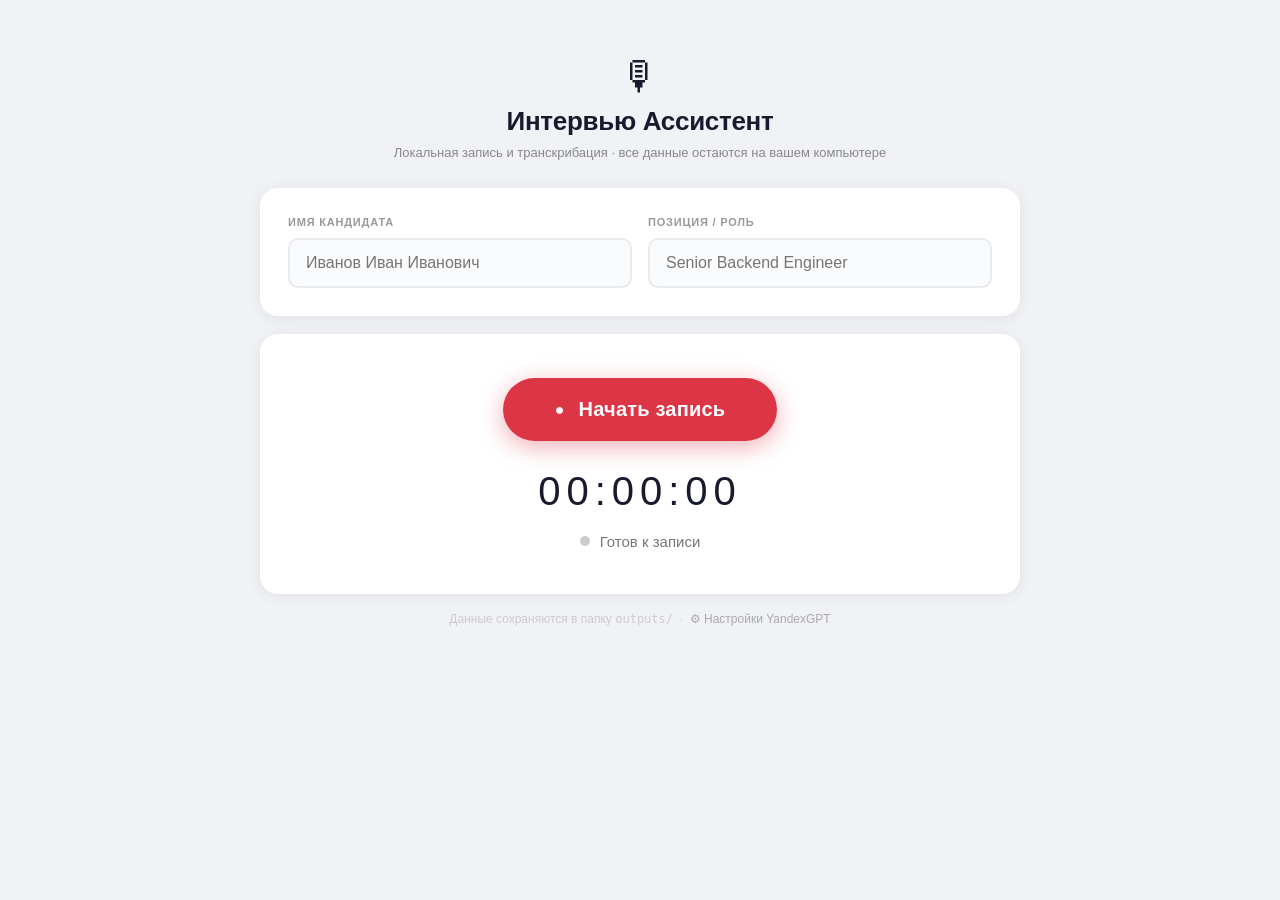
<file: templates/index.html>
<!DOCTYPE html>
<html lang="ru">
<head>
  <meta charset="UTF-8">
  <meta name="viewport" content="width=device-width, initial-scale=1.0">
  <title>Интервью Ассистент</title>
  <link rel="stylesheet" href="/static/style.css">
</head>
<body>
  <div class="app">

    <header class="header">
      <div class="header-icon">🎙</div>
      <h1>Интервью Ассистент</h1>
      <p class="subtitle">Локальная запись и транскрибация · все данные остаются на вашем компьютере</p>
    </header>

    <main>

      <!-- ── Candidate info ────────────────────────────────────────────────── -->
      <section class="card" id="setup-section">
        <div class="fields-row">
          <div class="field">
            <label class="field-label" for="candidate-name">Имя кандидата</label>
            <input
              type="text"
              id="candidate-name"
              class="text-input"
              placeholder="Иванов Иван Иванович"
              autocomplete="off"
              spellcheck="false"
            >
          </div>
          <div class="field">
            <label class="field-label" for="position">Позиция / роль</label>
            <input
              type="text"
              id="position"
              class="text-input"
              placeholder="Senior Backend Engineer"
              autocomplete="off"
              spellcheck="false"
            >
          </div>
        </div>
      </section>

      <!-- ── Recording controls ─────────────────────────────────────────── -->
      <section class="card recording-card">
        <button id="record-btn" class="btn-record" onclick="toggleRecording()">
          <span class="btn-dot" id="btn-dot">●</span>
          <span id="btn-label">Начать запись</span>
        </button>

        <div class="timer" id="timer">00:00:00</div>

        <div class="status-row">
          <span class="status-dot idle" id="status-dot"></span>
          <span id="status-text">Готов к записи</span>
        </div>
      </section>

      <!-- ── Results (injected when done) ──────────────────────────────── -->
      <section id="results-section" style="display:none">
        <div id="results-container"></div>
      </section>

    </main>

    <footer class="footer">
      Данные сохраняются в папку <code>outputs/</code> &nbsp;·&nbsp;
      <a href="/settings" class="footer-link">⚙ Настройки YandexGPT</a>
    </footer>

  </div>

  <script src="/static/app.js"></script>
</body>
</html>
</file>
<file: static/style.css>
/* ── Reset & base ───────────────────────────────────────────────────────── */
*, *::before, *::after { box-sizing: border-box; margin: 0; padding: 0; }

body {
  font-family: -apple-system, BlinkMacSystemFont, "Segoe UI", Helvetica, Arial, sans-serif;
  background: #f0f2f5;
  color: #1a1a2e;
  min-height: 100vh;
  padding: 20px 16px 40px;
  -webkit-font-smoothing: antialiased;
}

/* ── Layout ─────────────────────────────────────────────────────────────── */
.app {
  max-width: 760px;
  margin: 0 auto;
}

/* ── Header ─────────────────────────────────────────────────────────────── */
.header {
  text-align: center;
  padding: 36px 0 28px;
}
.header-icon { font-size: 40px; margin-bottom: 10px; line-height: 1; }
.header h1   { font-size: 26px; font-weight: 700; letter-spacing: -0.3px; }
.subtitle    { margin-top: 8px; font-size: 13px; color: #888; }

/* ── Card ───────────────────────────────────────────────────────────────── */
.card {
  background: #fff;
  border-radius: 18px;
  padding: 28px;
  margin-bottom: 18px;
  box-shadow: 0 2px 16px rgba(0,0,0,0.07);
}

/* ── Candidate input ────────────────────────────────────────────────────── */
.field-label {
  display: block;
  font-size: 11px;
  font-weight: 700;
  text-transform: uppercase;
  letter-spacing: 0.8px;
  color: #999;
  margin-bottom: 10px;
}
.text-input {
  width: 100%;
  padding: 14px 16px;
  font-size: 16px;
  border: 2px solid #e8eaf0;
  border-radius: 10px;
  outline: none;
  transition: border-color 0.15s;
  background: #fafbfc;
}
.text-input:focus { border-color: #4a6cf7; background: #fff; }

/* ── Recording card ─────────────────────────────────────────────────────── */
.recording-card {
  text-align: center;
  padding: 44px 28px;
}

/* ── Record button ──────────────────────────────────────────────────────── */
.btn-record {
  display: inline-flex;
  align-items: center;
  gap: 14px;
  background: #dc3545;
  color: #fff;
  border: none;
  border-radius: 60px;
  padding: 20px 52px;
  font-size: 20px;
  font-weight: 700;
  cursor: pointer;
  letter-spacing: 0.2px;
  box-shadow: 0 6px 24px rgba(220,53,69,0.40);
  transition: transform 0.15s, box-shadow 0.15s, background 0.2s;
  user-select: none;
}
.btn-record:hover:not(:disabled) {
  transform: translateY(-2px);
  box-shadow: 0 10px 32px rgba(220,53,69,0.50);
}
.btn-record:active:not(:disabled) { transform: translateY(0); }

/* Pulsing state while recording */
.btn-record.is-recording {
  background: #1a1a2e;
  box-shadow: 0 6px 24px rgba(26,26,46,0.30);
  animation: pulse-btn 2s ease-in-out infinite;
}

/* Disabled during processing */
.btn-record:disabled,
.btn-record.is-processing {
  background: #bbb;
  box-shadow: none;
  cursor: not-allowed;
  transform: none;
}

@keyframes pulse-btn {
  0%, 100% { box-shadow: 0 6px 24px rgba(26,26,46,0.30); }
  50%       { box-shadow: 0 6px 36px rgba(26,26,46,0.52); }
}

.btn-dot { font-size: 16px; line-height: 1; }

/* ── Timer ──────────────────────────────────────────────────────────────── */
.timer {
  font-size: 40px;
  font-weight: 200;
  letter-spacing: 6px;
  color: #1a1a2e;
  margin: 28px 0 18px;
  font-variant-numeric: tabular-nums;
}

/* ── Status row ─────────────────────────────────────────────────────────── */
.status-row {
  display: inline-flex;
  align-items: center;
  gap: 10px;
  font-size: 15px;
  color: #777;
}
.status-dot {
  width: 10px;
  height: 10px;
  border-radius: 50%;
  flex-shrink: 0;
  background: #ccc;
  transition: background 0.3s;
}
.status-dot.idle       { background: #ccc; }
.status-dot.recording  { background: #dc3545; animation: blink 1s step-end infinite; }
.status-dot.uploading  { background: #fd7e14; }
.status-dot.processing { background: #4a6cf7; animation: spin-dot 1.2s ease-in-out infinite; }
.status-dot.done       { background: #28a745; }
.status-dot.error      { background: #dc3545; }

@keyframes blink    { 0%,100%{opacity:1} 50%{opacity:0} }
@keyframes spin-dot { 0%,100%{transform:scale(1);opacity:1} 50%{transform:scale(1.6);opacity:.5} }

/* ── Results card ───────────────────────────────────────────────────────── */
.results-card h2 {
  font-size: 20px;
  font-weight: 700;
  margin-bottom: 4px;
}
.results-meta {
  font-size: 13px;
  color: #999;
  margin-bottom: 22px;
}

/* ── Tabs ───────────────────────────────────────────────────────────────── */
.tabs {
  display: flex;
  flex-wrap: wrap;
  gap: 8px;
  margin-bottom: 18px;
}
.tab {
  padding: 7px 18px;
  border: 2px solid #e8eaf0;
  border-radius: 20px;
  background: transparent;
  font-size: 13px;
  font-weight: 600;
  color: #888;
  cursor: pointer;
  transition: all 0.15s;
}
.tab:hover  { border-color: #4a6cf7; color: #4a6cf7; }
.tab.active { background: #4a6cf7; color: #fff; border-color: #4a6cf7; }

/* ── Transcript viewer ──────────────────────────────────────────────────── */
.tab-content         { display: none; }
.tab-content.active  { display: block; }

.transcript {
  white-space: pre-wrap;
  word-break: break-word;
  font-family: "SF Mono", "Fira Code", "Cascadia Code", Menlo, monospace;
  font-size: 13.5px;
  line-height: 1.75;
  color: #2d2d2d;
  background: #f8f9fb;
  border: 1px solid #eef0f4;
  border-radius: 10px;
  padding: 20px;
  max-height: 420px;
  overflow-y: auto;
  margin-bottom: 18px;
}

/* ── Action buttons ─────────────────────────────────────────────────────── */
.actions {
  display: flex;
  flex-wrap: wrap;
  gap: 10px;
  margin-bottom: 14px;
}
.btn-secondary {
  padding: 9px 20px;
  border: 2px solid #e8eaf0;
  border-radius: 8px;
  background: #fff;
  font-size: 13px;
  font-weight: 600;
  color: #444;
  cursor: pointer;
  text-decoration: none;
  display: inline-block;
  transition: all 0.15s;
}
.btn-secondary:hover { border-color: #4a6cf7; color: #4a6cf7; }

/* ── Output path ────────────────────────────────────────────────────────── */
.output-path {
  font-size: 12px;
  color: #bbb;
  word-break: break-all;
}
.output-path code {
  font-family: monospace;
  background: #f3f4f6;
  padding: 2px 6px;
  border-radius: 4px;
  color: #888;
}

/* ── Two-column fields row ───────────────────────────────────────────────── */
.fields-row {
  display: grid;
  grid-template-columns: 1fr 1fr;
  gap: 16px;
}
@media (max-width: 520px) {
  .fields-row { grid-template-columns: 1fr; }
}
.field { display: flex; flex-direction: column; }

/* ── AI badge ────────────────────────────────────────────────────────────── */
.ai-badge {
  display: inline-block;
  font-size: 11px;
  font-weight: 700;
  background: linear-gradient(135deg, #6c63ff, #a855f7);
  color: #fff;
  padding: 2px 8px;
  border-radius: 10px;
  letter-spacing: 0.3px;
  margin-left: 6px;
  vertical-align: middle;
}

/* ── Settings page ───────────────────────────────────────────────────────── */
.field-hint {
  font-size: 12px;
  color: #aaa;
  margin-top: 6px;
  line-height: 1.5;
}
.field-hint a { color: #4a6cf7; text-decoration: none; }
.field-hint a:hover { text-decoration: underline; }

select.text-input { cursor: pointer; }

.btn-save {
  padding: 11px 28px;
  background: #4a6cf7;
  color: #fff;
  border: none;
  border-radius: 8px;
  font-size: 15px;
  font-weight: 700;
  cursor: pointer;
  transition: background 0.15s;
}
.btn-save:hover { background: #3a5ce5; }

.alert {
  padding: 12px 16px;
  border-radius: 8px;
  font-size: 14px;
  background: #f0f2f5;
  color: #555;
}
.alert-ok  { background: #d4edda; color: #155724; }
.alert-err { background: #f8d7da; color: #721c24; }

/* ── Footer ─────────────────────────────────────────────────────────────── */
.footer {
  text-align: center;
  font-size: 12px;
  color: #ccc;
  margin-top: 10px;
}
.footer code { font-family: monospace; }
.footer-link { color: #aaa; text-decoration: none; }
.footer-link:hover { color: #4a6cf7; }

/* ── Responsive ─────────────────────────────────────────────────────────── */
@media (max-width: 500px) {
  .btn-record { padding: 18px 36px; font-size: 17px; }
  .timer      { font-size: 32px; letter-spacing: 4px; }
  .tabs       { gap: 6px; }
  .tab        { padding: 6px 14px; font-size: 12px; }
}
</file>
